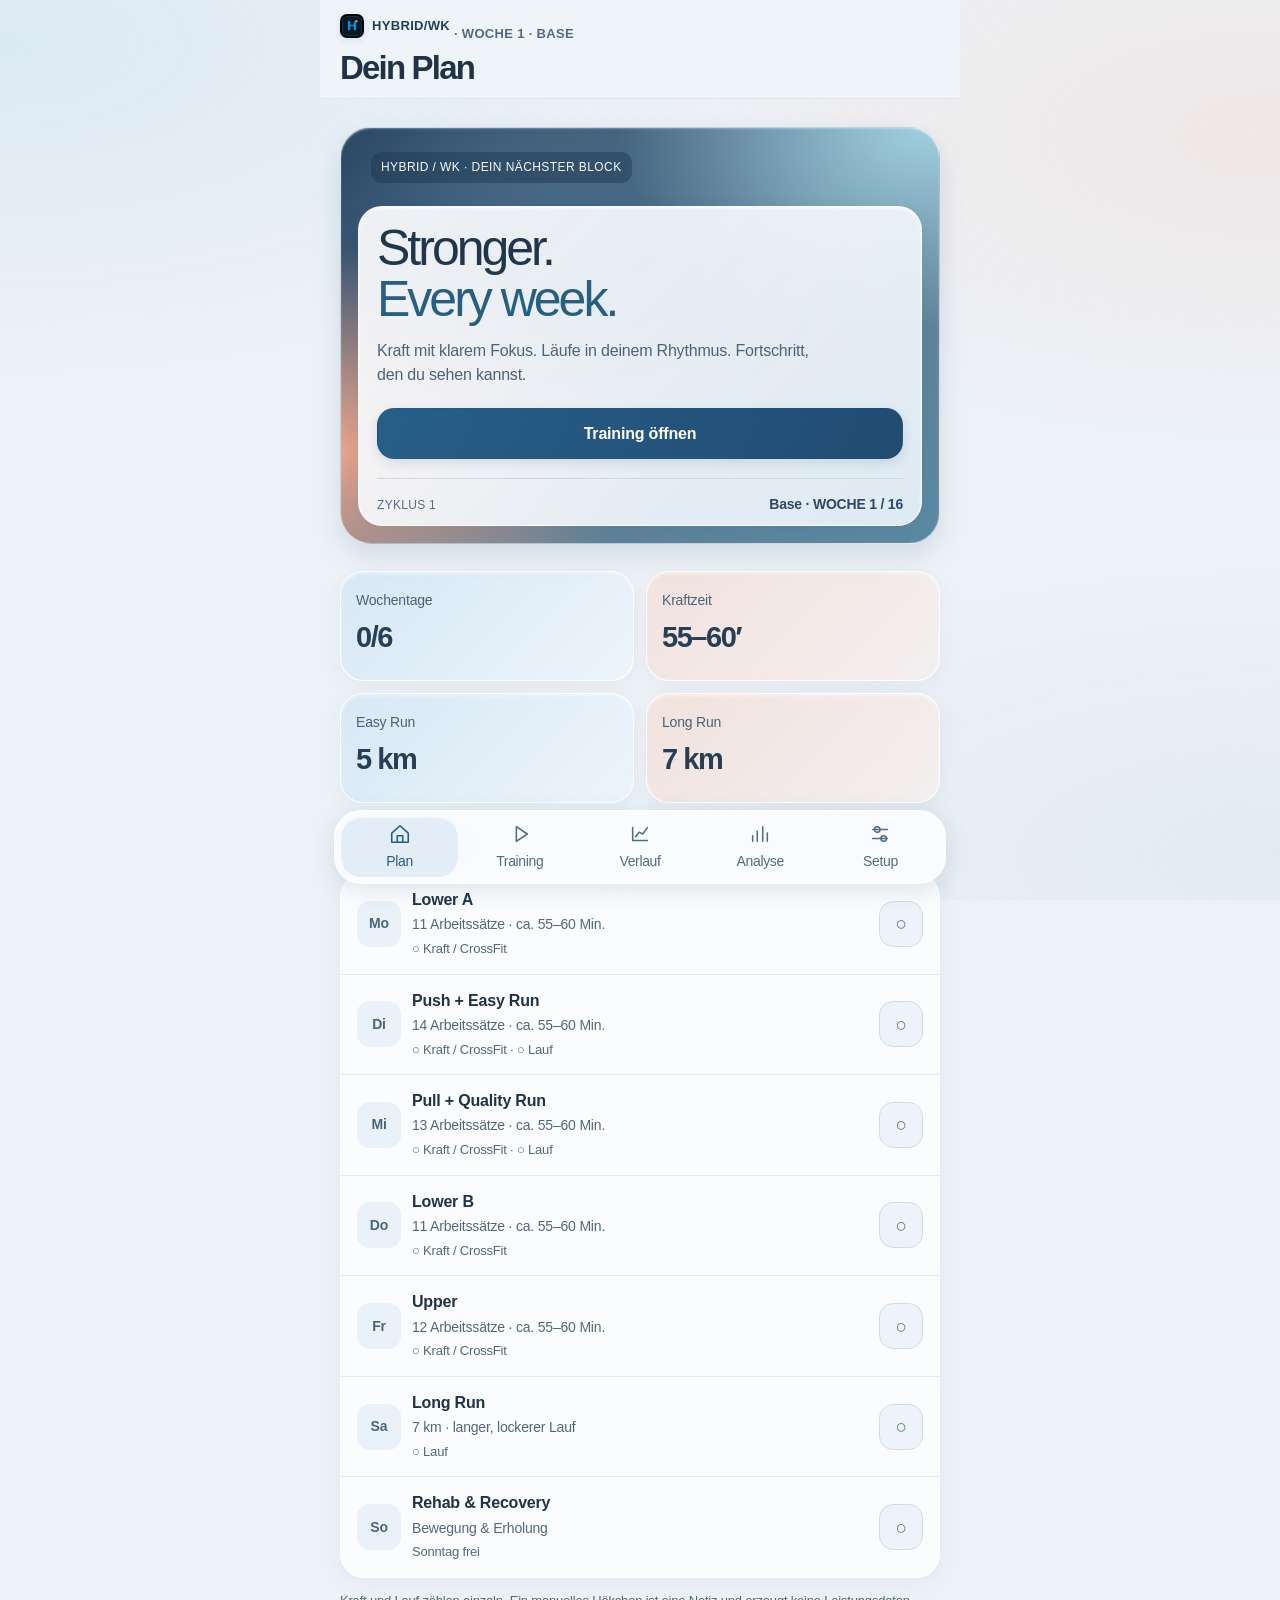
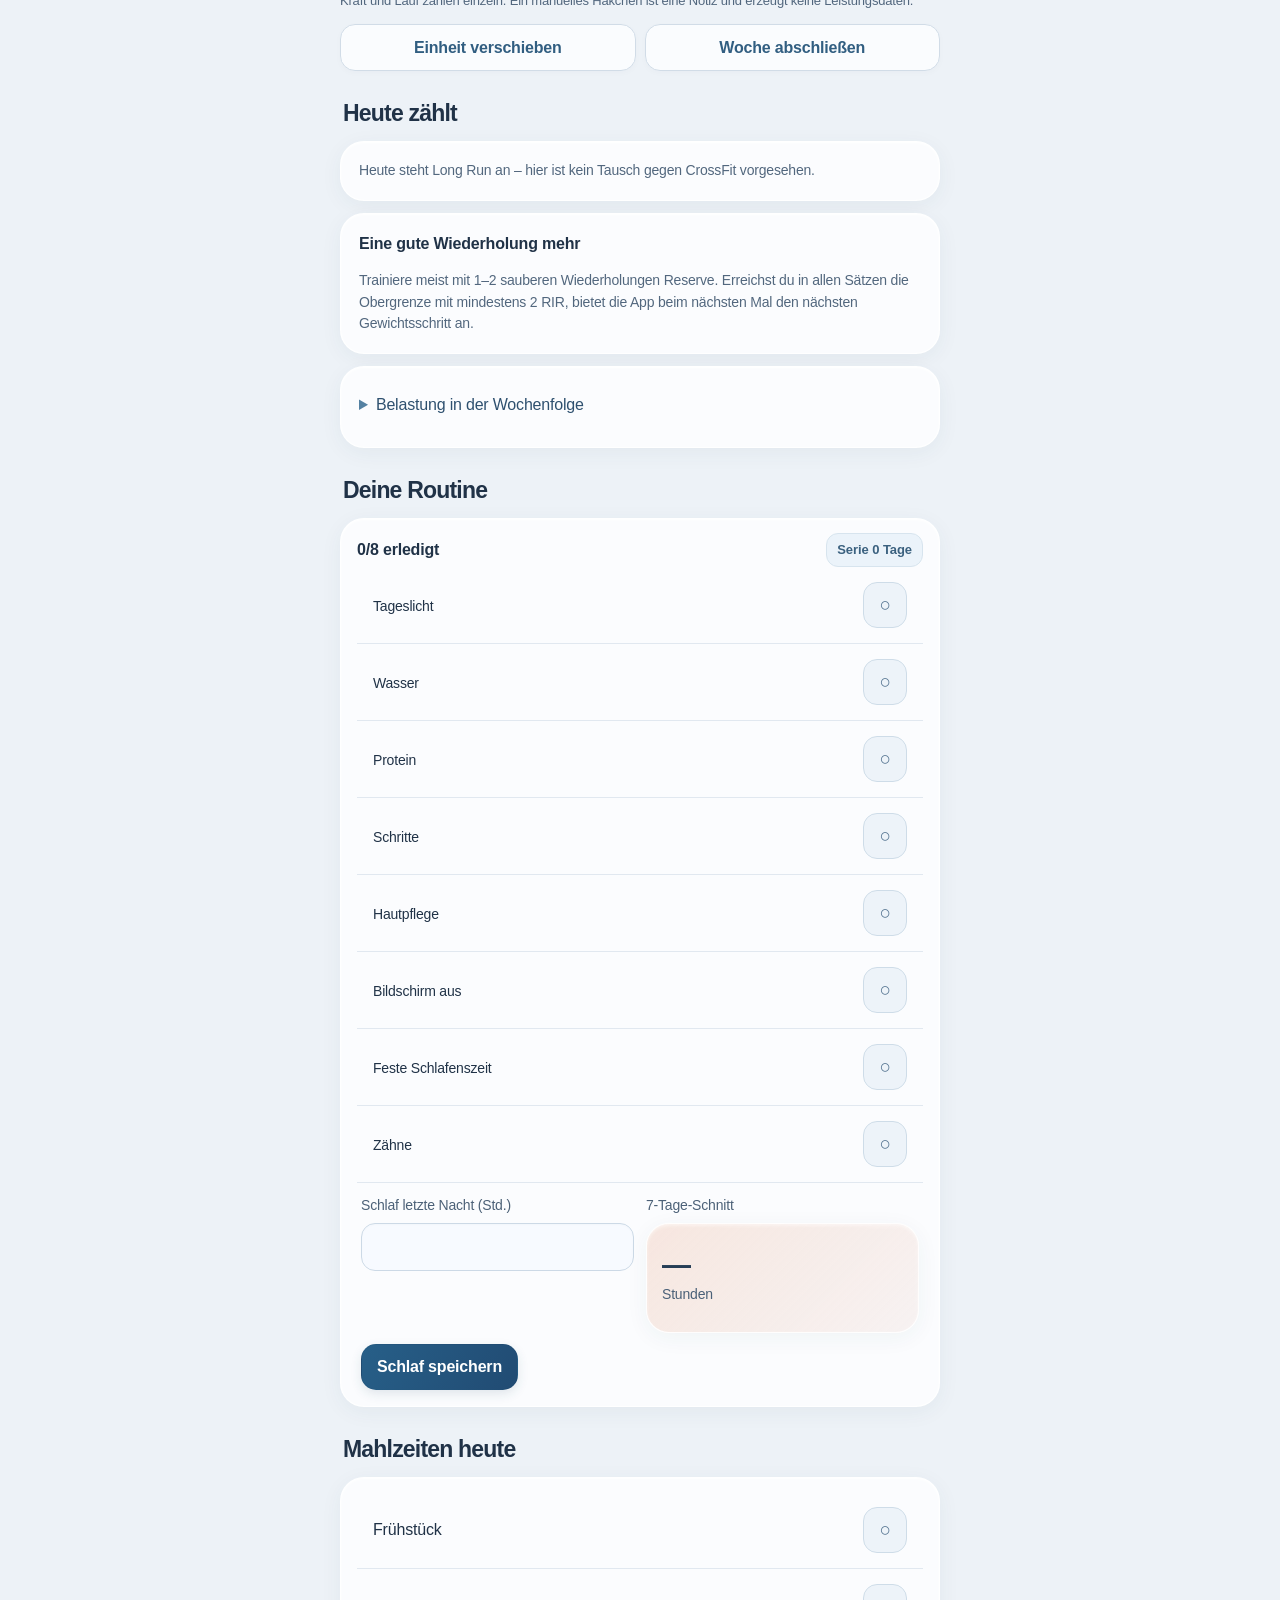
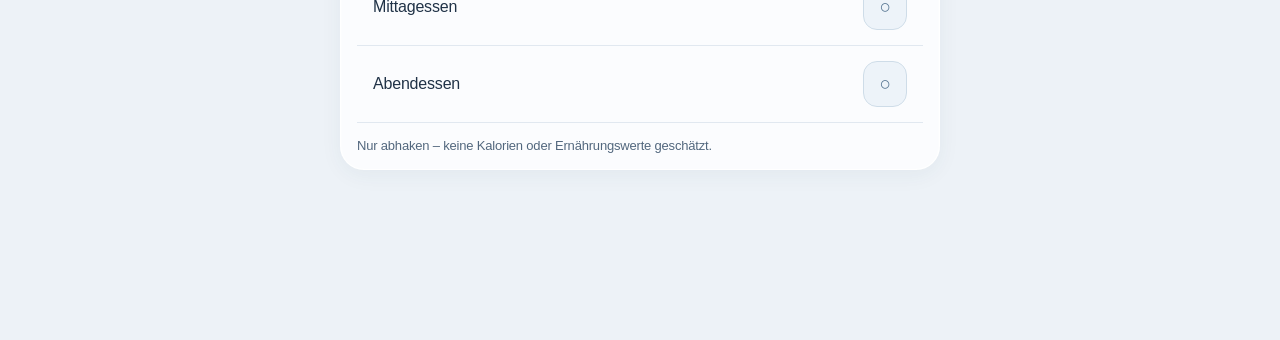
<file: index.html>
<!doctype html>
<html lang="de">
<head>
<meta charset="utf-8">
<meta name="viewport" content="width=device-width, initial-scale=1, viewport-fit=cover">
<meta name="theme-color" content="#edf2f7">
<meta name="apple-mobile-web-app-capable" content="yes">
<meta name="apple-mobile-web-app-status-bar-style" content="default">
<meta name="description" content="Dein Hybridtraining: Kraft, Laufen und CrossFit mit klarer Belastungssteuerung und persönlichem Fortschritt.">
<title>Hybrid/Wk · Dein Training</title>
<link rel="manifest" href="manifest.webmanifest">
<link rel="apple-touch-icon" href="icon-180.png">
<link rel="icon" type="image/png" href="icon-180.png">
<link rel="stylesheet" href="base.css">
<link rel="stylesheet" href="redesign.css">
<script src="data-core.js" defer></script>
<script src="training-core.js" defer></script>
<script src="app.js" defer></script>
</head>
<body>
<div id="storageStatus" class="storage-status" role="alert" hidden></div>
<div id="app" class="app"><main class="content"><p>Dein Trainingsplan wird geladen …</p></main></div>
<noscript>Bitte aktiviere JavaScript, um deinen Trainingsplan zu öffnen.</noscript>
</body>
</html>
</file>
<file: base.css>
:root{color-scheme:dark;--bg:#02070a;--card:#09141d;--raised:#0d1c27;--line:rgba(2,151,222,.22);--text:#f4f7fa;--muted:#aab7c0;--dim:#71818c;--blue:#0297de;--blue-text:#52c3ef;--blue-soft:rgba(2,151,222,.16);--cantaloupe:#fc734d;--ember:var(--cantaloupe);--nav:rgba(2,7,10,.92);--safeB:env(safe-area-inset-bottom,0px);--safeT:env(safe-area-inset-top,0px)}*{box-sizing:border-box}html,body{margin:0;min-height:100%;background:var(--bg);color:var(--text);font-family:-apple-system,BlinkMacSystemFont,"Segoe UI",sans-serif}body{position:relative;isolation:isolate;padding-bottom:calc(28px + var(--safeB));-webkit-tap-highlight-color:transparent}body:before{content:"";position:fixed;inset:0;z-index:-1;pointer-events:none;background:radial-gradient(ellipse 58% 34% at 50% 0%,rgba(2,151,222,.16),transparent 75%),radial-gradient(ellipse 85% 34% at 50% 100%,rgba(252,115,77,.11),transparent 76%)}button,input,select,textarea{font:inherit}button{border:0;color:var(--text);background:var(--raised);border-radius:13px;min-height:44px;padding:0 14px;font-weight:650;cursor:pointer}button:active{opacity:.72}button:focus-visible,input:focus-visible,select:focus-visible{outline:2px solid var(--blue);outline-offset:2px}.primary{background:var(--blue);color:var(--bg)}.outline{background:transparent;border:1px solid var(--line);color:var(--blue-text)}.warn{color:var(--ember)}.good{background:var(--blue);color:var(--bg)}input,select,textarea{width:100%;min-width:0;background:var(--raised);color:var(--text);border:1px solid var(--line);border-radius:11px;padding:11px 12px;min-height:44px}textarea{min-height:75px;resize:vertical}label{display:block;color:var(--muted);font-size:12px;margin:0 0 6px}.app{position:relative;max-width:760px;margin:auto}.top{position:sticky;top:0;z-index:4;padding:calc(13px + var(--safeT)) 20px 13px;background:rgba(2,7,10,.9);backdrop-filter:blur(20px);border-bottom:1px solid transparent;transition:padding .2s}.top.compact{padding-bottom:8px}.eyebrow{color:var(--blue-text);font-size:11px;letter-spacing:1.2px;font-weight:700}.top-brand{display:inline-flex;align-items:center;gap:7px}.top-brand img{width:22px;height:22px;border-radius:6px;vertical-align:middle}.title{font:600 36px/1.08 'Playfair Display',Georgia,serif;letter-spacing:-1.2px;margin-top:4px}.content{padding:10px 16px 28px}.section{margin:15px 0 24px}.section h2{font:500 23px/1.15 'Playfair Display',Georgia,serif;letter-spacing:-.35px;margin:0 4px 10px}.section h3{font-size:17px;margin:0 0 8px}.hero{position:relative;isolation:isolate;overflow:hidden;text-align:center;padding:42px 18px 28px;margin:10px 0 18px;border-radius:24px;border:1px solid rgba(2,151,222,.25);background:linear-gradient(180deg,rgba(5,13,20,.88),rgba(2,7,10,.78));box-shadow:0 18px 60px rgba(0,0,0,.3)}.hero:before{content:"";position:absolute;z-index:-1;inset:0;background:radial-gradient(ellipse at 50% 8%,rgba(2,151,222,.27),transparent 58%),radial-gradient(ellipse at 50% 100%,rgba(252,115,77,.19),transparent 52%)}.hero-kicker{font-size:10px;letter-spacing:2px;text-transform:uppercase;color:var(--blue-text);font-weight:700}.hero-dot{display:inline-block;width:6px;height:6px;border-radius:50%;background:var(--cantaloupe);box-shadow:0 0 12px rgba(252,115,77,.8);margin:0 8px 1px 0}.hero h1{font:500 clamp(38px,9vw,62px)/.98 'Playfair Display',Georgia,serif;letter-spacing:-1.7px;margin:18px 0 12px}.hero h1 em{display:block;color:var(--blue-text);font-style:italic}.hero p{max-width:420px;margin:0 auto;color:var(--muted);font-size:14px;line-height:1.55}.hero-cta{display:inline-flex;align-items:center;gap:10px;margin-top:18px}.hero-state{display:flex;justify-content:center;align-items:center;gap:10px;margin-top:22px;padding-top:15px;border-top:1px solid rgba(2,151,222,.16);font-size:10px;letter-spacing:1.2px;color:var(--muted)}.hero-state b{color:var(--text);letter-spacing:.4px}.card{background:linear-gradient(145deg,rgba(12,26,37,.96),rgba(5,11,16,.97));border:1px solid rgba(2,151,222,.14);box-shadow:0 12px 32px rgba(0,0,0,.18);border-radius:18px;padding:16px;margin:10px 0}.card.tight{padding:12px}.row{display:flex;align-items:center;justify-content:space-between;gap:12px}.row.start{align-items:flex-start}.wrap{flex-wrap:wrap}.muted{color:var(--muted)}.dim{color:var(--dim)}.small{font-size:13px}.tiny{font-size:11px}.big{font:42px/1 Anton,-apple-system,sans-serif;font-variant-numeric:tabular-nums;letter-spacing:.3px}.grid{display:grid;grid-template-columns:repeat(2,minmax(0,1fr));gap:9px}.grid3{display:grid;grid-template-columns:repeat(3,minmax(0,1fr));gap:8px}.metric{background:linear-gradient(135deg,rgba(2,151,222,.12),var(--raised));border:1px solid rgba(2,151,222,.12);border-radius:14px;padding:13px;min-width:0}.metric b{display:block;font:24px/1.1 Anton,-apple-system,sans-serif;font-variant-numeric:tabular-nums;margin-top:5px}.list{background:rgba(5,13,20,.9);border:1px solid rgba(2,151,222,.14);border-radius:17px;overflow:hidden}.listrow{min-height:58px;padding:9px 13px;border-bottom:1px solid var(--line);display:flex;align-items:center;justify-content:space-between;gap:10px}.listrow:last-child{border-bottom:0}.listrow .grow{flex:1;min-width:0}.chev{font-size:22px;color:var(--dim)}.pill{display:inline-flex;align-items:center;padding:5px 9px;border-radius:99px;background:var(--blue-soft);color:var(--blue-text);border:1px solid rgba(2,151,222,.2);font-size:11px;font-weight:650}.ember{color:var(--ember)}.bar{height:7px;background:var(--raised);border-radius:99px;overflow:hidden}.bar>i{display:block;height:100%;width:0;background:var(--blue);border-radius:inherit;transition:width .3s}.tabs{position:relative;z-index:1;margin:14px 0 0;padding:8px 0 0;display:flex;justify-content:space-around;background:transparent;border-top:1px solid var(--line)}.tab{background:transparent;color:var(--muted);padding:3px 2px;min-height:49px;font-size:10px;flex:1;border-radius:8px}.tab.active{color:var(--blue-text)}.tab .ico{display:block;font-size:21px;line-height:23px}.actions{display:flex;gap:8px;flex-wrap:wrap;margin-top:10px}.actions button{flex:1}.formgrid{display:grid;grid-template-columns:repeat(2,minmax(0,1fr));gap:10px}.dayhead{display:flex;justify-content:space-between;align-items:center;margin-bottom:8px}.exercise{padding:13px 0;border-bottom:1px solid var(--line)}.exercise:last-child{border-bottom:0}.sets{display:grid;grid-template-columns:minmax(48px,1fr) minmax(45px,.8fr) 30px 42px;gap:6px;margin-top:9px;align-items:center}.sets input{padding:7px;font-size:14px;min-height:40px}.check{width:42px;min-height:42px;padding:0;border-radius:50%;font-size:17px}.check.done{background:var(--blue);color:var(--bg)}.seg{display:flex;background:var(--raised);border-radius:11px;padding:3px;gap:3px}.seg button{flex:1;min-height:36px;padding:0 7px;background:transparent;color:var(--muted);font-size:12px}.seg button.selected{background:var(--blue);color:var(--bg)}.bottom{position:fixed;inset:auto 0 0;z-index:9;background:rgba(2,7,10,.82);display:flex;align-items:flex-end}.sheet{background:var(--card);width:100%;max-width:760px;margin:auto;max-height:91vh;overflow:auto;border-radius:23px 23px 0 0;padding:10px 18px calc(23px + var(--safeB));animation:rise .25s cubic-bezier(.2,.8,.2,1)}.grab{width:38px;height:5px;background:var(--dim);border-radius:9px;margin:0 auto 16px}.sheet-title{font-size:23px;font-weight:750;margin:0 0 12px}.hidden{display:none!important}.chart{display:flex;align-items:flex-end;gap:6px;height:105px;padding:10px 2px 0}.chart .col{flex:1;display:flex;flex-direction:column;align-items:center;justify-content:flex-end;height:100%;gap:5px}.chart i{display:block;width:70%;min-height:3px;background:var(--blue);border-radius:5px 5px 2px 2px}.chart span{font-size:9px;color:var(--muted)}.summary{border-left:2px solid var(--ember);padding-left:12px}.session-head{position:sticky;top:70px;background:rgba(2,7,10,.96);backdrop-filter:blur(16px);z-index:2;padding:8px 0}.chip{border:1px solid var(--line);background:var(--raised);min-height:39px;min-width:43px;padding:0 10px;border-radius:99px}.chip.selected{background:var(--blue);color:var(--bg);border-color:var(--blue)}.subtle{background:transparent;color:var(--muted);padding:0 6px}.meter{font:28px Anton, sans-serif;font-variant-numeric:tabular-nums}@keyframes rise{from{transform:translateY(100%)}to{transform:translateY(0)}}@media(min-width:650px){.app{max-width:1120px}.top{padding-left:32px;padding-right:32px}.content{padding:22px 32px 40px}.grid{grid-template-columns:repeat(4,minmax(0,1fr))}.hero{max-width:960px;margin:22px auto 24px;padding:58px 28px 36px}.tabs{position:relative;inset:auto;width:min(100%,660px);margin:18px auto 0;padding:5px;background:rgba(2,7,10,.72);border:1px solid var(--line);border-radius:99px}.tab{font-size:11px;min-height:42px}.sheet{border-radius:23px 23px 0 0}}@media(prefers-reduced-motion:reduce){*,*::before,*::after{animation-duration:.01ms!important;scroll-behavior:auto!important;transition-duration:.01ms!important}}
.mode{display:grid;grid-template-columns:1fr 1fr;gap:8px;margin-top:12px}.mode-opt{display:flex;flex-direction:column;align-items:flex-start;justify-content:center;gap:4px;min-height:72px;padding:12px 14px;text-align:left;background:var(--raised);border:1px solid var(--line);border-radius:16px;color:var(--text)}.mode-opt b{font:500 22px/1.05 'Playfair Display',Georgia,serif;letter-spacing:-.2px}.mode-opt span{font-size:12px;line-height:1.3;color:var(--muted);font-weight:550}.mode-opt.selected{background:var(--blue);border-color:var(--blue);color:var(--bg)}.mode-opt.cf.selected{background:var(--cantaloupe);border-color:var(--cantaloupe)}.mode-opt.selected span{color:rgba(2,7,10,.74)}.mode-opt:not(.selected):hover{border-color:rgba(2,151,222,.45)}.mode-opt.cf:not(.selected):hover{border-color:rgba(252,115,77,.5)}
.pill.tag-cf{background:rgba(252,115,77,.13);color:var(--cantaloupe);border-color:rgba(252,115,77,.32)}.fin-card,.cf-head{border-color:rgba(252,115,77,.22);background:radial-gradient(120% 90% at 100% 0%,rgba(252,115,77,.10),transparent 60%),linear-gradient(145deg,rgba(12,26,37,.96),rgba(5,11,16,.97))}.wod-name{font:500 24px/1.15 'Playfair Display',Georgia,serif;margin:10px 0 4px}.moves{margin:8px 0 10px;padding-left:22px;line-height:1.55}.moves li::marker{color:var(--cantaloupe);font-weight:700}.done-line{margin-top:10px;color:var(--blue-text);font-weight:700}
.steps{padding-top:6px;padding-bottom:6px}.step{display:grid;grid-template-columns:30px 1fr;gap:10px;padding:12px 0;border-top:1px solid var(--line)}.step:first-child{border-top:0}.step>i{font:22px/1 Anton,sans-serif;font-style:normal;color:var(--cantaloupe);padding-top:2px}
.clock-card{text-align:center;padding:22px 16px 18px}.clock{font:clamp(88px,27vw,156px)/1 Anton,-apple-system,sans-serif;font-variant-numeric:tabular-nums;letter-spacing:1px;margin:12px 0 8px;color:var(--text)}.clock.lead{color:var(--cantaloupe)}.clock-card.cf .clock:not(.lead){color:#fff}.wod-sub{font-weight:700;font-size:17px;color:var(--blue-text)}.station{margin-top:10px;min-height:28px;font:500 23px/1.2 'Playfair Display',Georgia,serif}.round-btn{width:100%;min-height:78px;font-size:22px;border-radius:18px;margin-top:4px}.center{text-align:center}.span2{grid-column:span 2}.rpe-row{display:flex;flex-wrap:wrap;gap:6px;margin-top:6px}.wod-top .pill{white-space:nowrap;flex:none}.check-line{display:flex;align-items:center;gap:8px;color:var(--text);font-size:14px}.check-line input{width:20px;height:20px;accent-color:var(--cantaloupe)}button:disabled{opacity:.4;cursor:not-allowed}
.flash{animation:wodflash .7s ease-out}@keyframes wodflash{from{box-shadow:0 0 0 3px var(--cantaloupe),0 0 46px rgba(252,115,77,.5)}to{box-shadow:0 12px 32px rgba(0,0,0,.18)}}
</file>
<file: redesign.css>
/* Hybrid/Wk — a calm glass interface for strength, running and conditioning.
   This layer follows the original styles and preserves all existing controls. */

:root {
  color-scheme: light;
  --bg: #edf2f7;
  --card: #ffffff;
  --raised: #f0f4f9;
  --text: #203247;
  --muted: #52677e;
  --dim: #60758a;
  --line: rgba(51, 83, 117, .14);
  --blue: #246c99;
  --blue-text: #245e87;
  --blue-soft: #e3eff8;
  --cantaloupe: #ae4d35;
  --ember: #a54a36;
  --nav: rgba(250, 252, 255, .94);
  --accent-blue: #0297de;
  --accent-coral: #fc734d;
  /* Define these here: positioning must not depend on the legacy theme. */
  --safeT: 0px;
  --safeB: 0px;
  --hw-font: -apple-system, BlinkMacSystemFont, "SF Pro Display", "Segoe UI", sans-serif;
  --hw-shadow: 0 5px 22px rgba(35, 65, 99, .055);
  --hw-shadow-lg: 0 16px 42px rgba(26, 53, 84, .16);
}

@supports (padding-top: env(safe-area-inset-top, 0px)) {
  :root {
    --safeT: env(safe-area-inset-top, 0px);
    --safeB: env(safe-area-inset-bottom, 0px);
  }
}

html {
  scroll-padding-top: 108px;
  scroll-padding-bottom: 115px;
  background: var(--bg);
}

body {
  color: var(--text);
  background: var(--bg);
  font-family: var(--hw-font);
  font-size: 16px;
  line-height: 1.5;
  letter-spacing: -.012em;
  padding-bottom: calc(110px + var(--safeB, 0px));
  -webkit-font-smoothing: antialiased;
  text-rendering: optimizeLegibility;
}

body::before {
  background:
    radial-gradient(ellipse 75% 48% at 0% 5%, rgba(146, 201, 232, .19), transparent 76%),
    radial-gradient(ellipse 70% 44% at 100% 15%, rgba(250, 180, 149, .16), transparent 77%),
    radial-gradient(ellipse 72% 42% at 100% 95%, rgba(183, 207, 227, .2), transparent 75%);
}

button, input, select, textarea {
  font-family: var(--hw-font);
  font-size: 16px;
}

button {
  min-height: 46px;
  padding: 11px 15px;
  border: 1px solid transparent;
  border-radius: 15px;
  background: var(--raised);
  color: var(--text);
  font-weight: 600;
  line-height: 1.35;
  letter-spacing: -.012em;
  touch-action: manipulation;
  transition: background-color .16s ease, border-color .16s ease, box-shadow .16s ease;
}

button:active {
  opacity: .83;
}

button:disabled {
  opacity: .55;
  cursor: default;
}

button:focus-visible, input:focus-visible, select:focus-visible,
textarea:focus-visible, summary:focus-visible, a:focus-visible {
  outline: 2px solid #21658d;
  outline-offset: 3px;
}

.primary, .good {
  background: linear-gradient(120deg, #275f88, #214b73);
  color: #fff;
  border-color: rgba(30, 67, 102, .12);
  box-shadow: 0 4px 11px rgba(29, 68, 107, .13);
}

.outline {
  border: 1px solid #d1dce7;
  background: rgba(253, 254, 255, .83);
  color: #315e81;
  box-shadow: 0 2px 6px rgba(30, 58, 85, .025);
}

.warn {
  color: #933e30;
  background: #faeee9;
  border-color: #eccdc1;
}

button.subtle, .subtle {
  color: var(--muted);
  background: transparent;
  box-shadow: none;
}

input, select, textarea {
  min-height: 48px;
  border: 1px solid #ccd9e6;
  border-radius: 14px;
  padding: 11px 13px;
  color: var(--text);
  background: #f7faff;
  font-size: 16px;
  line-height: 1.4;
  box-shadow: inset 0 1px 2px rgba(37, 66, 98, .025);
}

input::placeholder, textarea::placeholder {
  color: #677c90;
  opacity: 1;
}

input[type="checkbox"] {
  width: 20px;
  height: 20px;
  min-height: 20px;
  margin: 0 7px 0 0;
  vertical-align: middle;
  accent-color: var(--blue);
}

input[type="file"] {
  font-size: 14px;
}

select {
  appearance: none;
  -webkit-appearance: none;
  padding-right: 38px;
  background-image:
    linear-gradient(45deg, transparent 50%, #56718c 50%),
    linear-gradient(135deg, #56718c 50%, transparent 50%);
  background-position: calc(100% - 19px) 50%, calc(100% - 14px) 50%;
  background-size: 5px 5px, 5px 5px;
  background-repeat: no-repeat;
}

textarea {
  min-height: 112px;
  line-height: 1.55;
}

label {
  font-size: 14px;
  color: #4c6178;
  font-weight: 500;
  line-height: 1.45;
  margin-bottom: 7px;
}

[hidden], .hidden {
  display: none !important;
}

a {
  color: #245f89;
  text-underline-offset: .16em;
}

/* A narrow, consistent workspace also feels natural on desktop. */
.app {
  width: 100%;
  max-width: 640px;
  margin: 0 auto;
}

.top {
  position: sticky;
  top: 0;
  z-index: 5;
  padding: calc(14px + var(--safeT, 0px)) 20px 12px;
  border-bottom: 1px solid rgba(80, 111, 141, .1);
  background: rgba(239, 244, 249, .97);
  /* A filtered ancestor would capture the fixed bottom navigation on iOS. */
  transform: none;
  filter: none;
  perspective: none;
  contain: none;
  will-change: auto;
  backdrop-filter: none;
  -webkit-backdrop-filter: none;
  transition: border-color .18s ease, box-shadow .18s ease;
}

.top.compact {
  padding-bottom: 12px;
  border-bottom-color: #d8e2ec;
  box-shadow: 0 4px 13px rgba(45, 72, 102, .045);
}

.eyebrow {
  color: #536b82;
  font-size: 13px;
  font-weight: 600;
  letter-spacing: .025em;
  line-height: 1.5;
}

.top-brand {
  display: inline-flex;
  gap: 8px;
  align-items: center;
  color: #233e58;
  font-weight: 750;
  letter-spacing: .025em;
}

.top-brand img {
  width: 24px;
  height: 24px;
  border-radius: 7px;
  box-shadow: 0 2px 7px rgba(25, 54, 81, .1);
}

.title {
  margin-top: 6px;
  font-family: var(--hw-font);
  font-size: 33px;
  font-weight: 550;
  line-height: 1.1;
  letter-spacing: -.055em;
}

.content {
  padding: 14px 20px 24px;
}

.section {
  margin: 18px 0 28px;
}

.section h2 {
  font-family: var(--hw-font);
  font-size: 23px;
  font-weight: 600;
  letter-spacing: -.035em;
  line-height: 1.25;
  margin: 0 3px 13px;
}

.section h3 {
  font-size: 18px;
  font-weight: 600;
  line-height: 1.3;
  margin-bottom: 10px;
}

p {
  line-height: 1.6;
}

.small {
  font-size: 14px;
  line-height: 1.55;
}

.tiny {
  font-size: 13px;
  line-height: 1.5;
}

.muted { color: var(--muted); }
.dim { color: var(--dim); }
.ember { color: var(--ember); }

/* The opening card uses a real glass-like surface over blue/coral light. */
.hero {
  position: relative;
  isolation: isolate;
  overflow: hidden;
  text-align: left;
  max-width: none;
  margin: 9px 0 25px;
  padding: 22px 30px 26px;
  border-radius: 31px;
  border: 1px solid rgba(255, 255, 255, .62);
  background:
    radial-gradient(ellipse 85% 80% at 98% 0%, #9fcfe0 0%, transparent 61%),
    radial-gradient(ellipse 68% 68% at 0% 78%, #e7a38c 0%, transparent 72%),
    radial-gradient(ellipse 75% 72% at 38% 18%, #476984 0%, transparent 75%),
    linear-gradient(145deg, #233d5d 5%, #617d92 49%, #5b8aa5 100%);
  box-shadow: 0 12px 27px rgba(32, 67, 103, .13), inset 0 1px 2px rgba(255, 255, 255, .3);
}

.hero::before {
  content: "";
  position: absolute;
  z-index: -1;
  inset: 75px 15px 15px;
  border: 1px solid rgba(255, 255, 255, .74);
  border-radius: 24px;
  background: linear-gradient(135deg, rgba(250, 250, 252, .94), rgba(238, 246, 252, .89));
  box-shadow: inset 0 2px 3px rgba(255, 255, 255, .7), 0 7px 20px rgba(34, 62, 87, .08);
  backdrop-filter: blur(20px);
  -webkit-backdrop-filter: blur(20px);
}

.hero-kicker {
  display: inline-block;
  max-width: 100%;
  margin-left: -6px;
  padding: 7px 10px;
  border-radius: 11px;
  background: rgba(28, 55, 79, .45);
  color: #f5faff;
  font-size: 12px;
  line-height: 1.4;
  letter-spacing: .035em;
  font-weight: 500;
  text-transform: none;
}

.hero-dot { display: none; }

.hero h1 {
  margin: 39px 0 13px;
  font-family: var(--hw-font);
  font-size: clamp(37px, 8vw, 51px);
  font-weight: 500;
  line-height: 1.03;
  letter-spacing: -.06em;
  color: #20364c;
}

.hero h1 em {
  display: block;
  color: #275f83;
  font-style: normal;
  font-weight: 500;
}

.hero p {
  max-width: 440px;
  margin: 0;
  color: #4d6379;
  font-size: 16px;
  line-height: 1.55;
}

.hero-cta {
  display: flex;
  justify-content: center;
  width: 100%;
  min-height: 51px;
  margin-top: 20px;
  padding: 13px 16px;
  border-radius: 17px;
  font-size: 16px;
}

.hero-cta [aria-hidden="true"] { display: none; }

.hero-state {
  display: flex;
  flex-wrap: wrap;
  justify-content: space-between;
  align-items: center;
  gap: 4px 12px;
  margin-top: 19px;
  padding-top: 15px;
  border-top: 1px solid #cad9e5;
  color: #556d82;
  font-size: 12px;
  letter-spacing: .025em;
  line-height: 1.5;
}

.hero-state b {
  color: #2e4964;
  font-size: 14px;
  font-weight: 600;
  letter-spacing: -.015em;
}

/* All screens share the same surfaces and density. */
.card, .list {
  border: 1px solid rgba(255, 255, 255, .9);
  background: rgba(255, 255, 255, .79);
  box-shadow: var(--hw-shadow), inset 0 1px 1px rgba(255, 255, 255, .8);
  border-radius: 24px;
}

.card {
  padding: 18px;
  margin: 12px 0;
  overflow-wrap: break-word;
}

.card.tight { padding: 14px 16px; }

.card > p:first-child { margin-top: 0; }
.card > p:last-child { margin-bottom: 0; }

.row {
  min-width: 0;
  gap: 12px;
}

.row > div { min-width: 0; }
.card > .row > div:first-child { flex: 1; }
.card > .row > button { flex-shrink: 0; }
.row.wrap { row-gap: 10px; }

.grid {
  grid-template-columns: repeat(2, minmax(0, 1fr));
  gap: 12px;
}

.grid3 {
  grid-template-columns: repeat(3, minmax(0, 1fr));
  gap: 10px;
}

.metric {
  min-height: 110px;
  padding: 16px 15px;
  border: 1px solid rgba(255, 255, 255, .91);
  border-radius: 23px;
  background: linear-gradient(135deg, rgba(211, 231, 245, .86), rgba(236, 244, 251, .79));
  box-shadow: var(--hw-shadow), inset 0 2px 3px rgba(255, 255, 255, .45);
  overflow-wrap: break-word;
}

.metric:nth-child(2n) {
  background: linear-gradient(135deg, rgba(244, 218, 207, .66), rgba(245, 239, 239, .82));
}

.metric > .muted {
  font-size: 14px;
  color: #4b6178;
  line-height: 1.45;
}

.metric b {
  margin-top: 9px;
  font-family: var(--hw-font);
  font-size: 29px;
  font-weight: 550;
  line-height: 1.15;
  letter-spacing: -.05em;
  color: #263e56;
  font-variant-numeric: tabular-nums;
  overflow-wrap: anywhere;
}

.metric .tiny {
  display: block;
  margin-top: 6px;
  font-size: 13px;
}

.metric[data-math] { cursor: pointer; }

.grid3 .metric {
  min-height: 98px;
  padding: 12px 10px;
  border-radius: 16px;
}

.grid3 .metric b {
  font-size: 22px;
  line-height: 1.25;
}

.big {
  font-family: var(--hw-font);
  font-size: 39px;
  font-weight: 550;
  line-height: 1.1;
  letter-spacing: -.045em;
}

.meter {
  font-family: var(--hw-font);
  font-size: 27px;
  font-weight: 550;
  line-height: 1.2;
  letter-spacing: -.04em;
}

.list {
  overflow: hidden;
}

.listrow {
  min-height: 74px;
  padding: 15px 16px;
  gap: 11px;
  border-bottom: 1px solid #e1e8f0;
  line-height: 1.45;
}

.listrow:last-child { border-bottom: 0; }

.listrow .grow {
  min-width: 0;
  overflow-wrap: anywhere;
}

.listrow .grow > b {
  display: block;
  font-weight: 600;
  line-height: 1.4;
}

.listrow .small, .listrow .tiny { margin-top: 3px; }
.listrow > button, .listrow > .check { flex-shrink: 0; }

.listrow > .subtle {
  min-width: 44px;
  min-height: 46px;
  padding: 9px 6px;
  border-radius: 13px;
  background: #eaf1f8;
  color: #476781;
  font-size: 14px;
  font-weight: 650;
}

button.listrow {
  width: 100%;
  color: var(--text);
  font-weight: 500;
  box-shadow: none;
}

.listrow > .outline {
  font-size: 14px;
  padding: 10px 12px;
}

.chev { color: #6e8499; }

.pill {
  display: inline-flex;
  align-items: center;
  max-width: 100%;
  padding: 7px 10px;
  border: 1px solid #d7e4ee;
  border-radius: 12px;
  background: #ebf3fa;
  color: #3b617f;
  font-size: 13px;
  font-weight: 550;
  line-height: 1.4;
  letter-spacing: -.005em;
}

.pill.tag-cf {
  border-color: #e9cbbf;
  background: #f9ebe4;
  color: #93472f;
}

.bar {
  height: 7px;
  border-radius: 99px;
  background: #dde8f1;
}

.bar > i {
  background: linear-gradient(90deg, #356f99, #54a5c8);
}

.summary {
  border-left: 3px solid #d58c70;
  padding-left: 16px;
  color: #354f67;
  line-height: 1.6;
}

.actions {
  gap: 9px;
  margin-top: 14px;
  align-items: stretch;
}

.actions button {
  flex: 1 1 130px;
  min-height: 47px;
  overflow-wrap: normal;
}

.formgrid {
  grid-template-columns: repeat(2, minmax(0, 1fr));
  gap: 16px 12px;
}

.formgrid > div { min-width: 0; }
.formgrid label { min-height: 21px; }

.dayhead { gap: 12px; }

.exercise {
  padding: 16px 0;
  border-bottom-color: #dce5ef;
}

/* Strength/CrossFit selection is prominent without dominating the plan. */
.mode-card {
  padding: 19px;
  background: rgba(255, 255, 255, .77);
}

.mode-card > b {
  display: block;
  margin-bottom: 5px;
  font-size: 18px;
  font-weight: 600;
  letter-spacing: -.025em;
}

.mode {
  gap: 10px;
  margin-top: 16px;
}

.mode-opt {
  min-height: 105px;
  padding: 14px 13px;
  gap: 7px;
  border: 1px solid #d3e0ec;
  border-radius: 20px;
  background: #f3f7fc;
  box-shadow: inset 0 1px 1px rgba(255, 255, 255, .9);
}

.mode-opt b {
  font-family: var(--hw-font);
  font-size: 24px;
  line-height: 1.05;
  font-weight: 550;
  letter-spacing: -.035em;
}

.mode-opt span {
  color: #506b83;
  font-size: 14px;
  line-height: 1.4;
  font-weight: 450;
}

.mode-opt.selected {
  border-color: #74a6c7;
  background: linear-gradient(130deg, #d8ebf8, #e8f2fa);
  color: #1e5277;
  box-shadow: inset 0 0 0 1px rgba(83, 142, 182, .22), 0 4px 10px rgba(40, 97, 138, .06);
}

.mode-opt.cf.selected {
  border-color: #cc9a87;
  background: linear-gradient(135deg, #f7e1d6, #faeee8);
  color: #80412e;
  box-shadow: inset 0 0 0 1px rgba(190, 125, 99, .17), 0 4px 10px rgba(136, 81, 55, .045);
}

.mode-opt.selected span { color: #395f7c; }
.mode-opt.cf.selected span { color: #855744; }
.mode-opt:disabled { opacity: .76; }

.fin-card, .cf-head {
  border-color: #ead6ca;
  background:
    radial-gradient(ellipse at 100% 0%, rgba(248, 197, 170, .2), transparent 65%),
    rgba(255, 252, 249, .87);
}

.wod-name, .section h3.wod-name {
  font-family: var(--hw-font);
  font-size: 25px;
  font-weight: 550;
  line-height: 1.2;
  letter-spacing: -.035em;
  margin: 12px 0 8px;
}

.moves {
  margin: 14px 0;
  padding-left: 23px;
  font-size: 16px;
  line-height: 1.7;
}

.moves li { padding-left: 3px; }
.moves li::marker { color: #a95e43; }

.done-line {
  margin-top: 14px;
  color: #2b6685;
  font-size: 15px;
  font-weight: 600;
}

.steps { padding-top: 6px; padding-bottom: 6px; }

.step {
  grid-template-columns: 27px minmax(0, 1fr);
  gap: 10px;
  padding: 16px 0;
  border-top-color: #e1e7ed;
}

.step > i {
  font-family: var(--hw-font);
  font-size: 21px;
  font-weight: 550;
  color: #b36c4e;
}

/* In-session fields stay large enough for a quick one-handed entry. */
.session-head {
  position: sticky;
  top: calc(90px + var(--safeT, 0px));
  z-index: 3;
  margin: 12px -2px 10px;
  padding: 11px 2px 12px;
  border-bottom: 1px solid rgba(208, 222, 234, .8);
  background: rgba(237, 243, 249, .94);
  backdrop-filter: blur(16px);
  -webkit-backdrop-filter: blur(16px);
}

.session-head .bar { margin-top: 9px; }
.session-head .meter { font-size: 24px; }
.session-head b { line-height: 1.35; }

.sets {
  grid-template-columns: minmax(66px, 1fr) minmax(66px, 1fr) 24px 44px;
  gap: 8px;
  margin-top: 12px;
}

.sets input {
  min-height: 50px;
  font-size: 18px;
  text-align: center;
  padding: 10px 6px;
  border-radius: 13px;
  font-variant-numeric: tabular-nums;
}

.sets > .small {
  font-size: 14px;
  text-align: center;
  color: #596f85;
}

.check {
  width: 44px;
  min-width: 44px;
  height: 46px;
  min-height: 46px;
  padding: 0;
  border: 1px solid #cedce8;
  border-radius: 14px;
  background: #edf3f9;
  color: #557491;
  font-size: 19px;
  line-height: 1;
}

.check.done {
  color: #fff;
  border-color: #38769d;
  background: #38769d;
  box-shadow: inset 0 1px 1px rgba(255, 255, 255, .2);
}

.seg {
  border: 1px solid #d8e3ed;
  padding: 4px;
  gap: 5px;
  border-radius: 16px;
  background: #e9f0f7;
}

.seg button {
  min-height: 44px;
  padding: 8px 10px;
  border-radius: 12px;
  color: #526b82;
  font-size: 14px;
}

.seg button.selected {
  color: #224e71;
  background: #fff;
  box-shadow: 0 2px 5px rgba(35, 66, 97, .1);
}

.chip {
  min-width: 44px;
  min-height: 44px;
  padding: 8px 11px;
  border: 1px solid #d4dfe9;
  border-radius: 13px;
  background: #f5f9fd;
  color: #526b82;
  font-size: 15px;
}

.chip.selected {
  color: #fff;
  border-color: #2b698f;
  background: #2b698f;
}

.card > .row:has([data-rpe]) {
  align-items: flex-start;
  flex-direction: column;
  gap: 9px;
}

.card .row:has(> [data-rpe]) {
  width: 100%;
  gap: 6px;
  flex-wrap: wrap;
}

[data-rpe] { flex: 1; }

.section > .row:has([data-session-exit]),
.section > .row:has([data-tri-exit]) {
  display: grid;
  grid-template-columns: auto minmax(0, 1fr) auto;
  gap: 10px;
  align-items: center;
}

.section > .row:has([data-session-exit]) > .small,
.section > .row:has([data-tri-exit]) > .small {
  text-align: center;
  overflow-wrap: anywhere;
}

/* WOD timer: high contrast, stable numbers, and room for the station name. */
.clock-card {
  margin-top: 18px;
  padding: 26px 17px 24px;
  border-radius: 28px;
  background:
    radial-gradient(ellipse at 5% 0%, rgba(147, 200, 231, .22), transparent 65%),
    rgba(255, 255, 255, .88);
}

.clock-card.cf {
  border-color: #e4cfc3;
  background:
    radial-gradient(ellipse at 100% 0%, rgba(248, 181, 148, .2), transparent 65%),
    rgba(255, 253, 251, .9);
}

.clock, .clock-card.cf .clock:not(.lead) {
  color: #263f58;
  font-family: var(--hw-font);
  font-size: clamp(74px, 22vw, 118px);
  font-weight: 500;
  line-height: 1.05;
  font-variant-numeric: tabular-nums;
  letter-spacing: -.07em;
  margin: 18px 0 12px;
}

.clock.lead { color: #ab5539; }

.wod-sub {
  color: #356789;
  font-size: 18px;
  line-height: 1.4;
  font-weight: 600;
}

.station {
  min-height: 32px;
  margin-top: 13px;
  color: #314d68;
  font-family: var(--hw-font);
  font-size: 23px;
  font-weight: 500;
  line-height: 1.3;
  letter-spacing: -.025em;
  overflow-wrap: anywhere;
}

.round-btn {
  min-height: 68px;
  font-size: 20px;
  border-radius: 21px;
  margin-top: 8px;
}

.rpe-row { gap: 7px; margin-top: 10px; }
.rpe-row .chip { flex: 1 0 44px; }
.wod-top { gap: 8px; }
.wod-top .pill { font-size: 13px; }

.check-line {
  min-height: 44px;
  padding: 8px 0;
  font-size: 15px;
  line-height: 1.5;
  gap: 9px;
}

.check-line input { flex-shrink: 0; }

/* Analysis and recovery use the same accessible sizes as training. */
.chart {
  height: 145px;
  padding-top: 14px;
  gap: 6px;
  border-bottom: 1px solid #d7e3ed;
}

.chart .col {
  min-width: 0;
  gap: 7px;
}

.chart i {
  width: 66%;
  max-width: 40px;
  border-radius: 7px 7px 3px 3px;
  background: linear-gradient(0deg, #367ba5, #8ebed8);
}

.chart span {
  font-size: 12px;
  color: #506880;
  letter-spacing: -.035em;
  line-height: 1.2;
}

summary {
  min-height: 44px;
  padding: 8px 0;
  font-size: 16px;
  color: #2e506f;
  cursor: pointer;
}

summary::marker { color: #5481a2; }

details[open] > summary { margin-bottom: 5px; }

/* Navigation remains reachable without occupying the training header. */
.tabs {
  position: fixed;
  z-index: 8;
  top: auto;
  right: auto;
  bottom: calc(16px + var(--safeB, 0px));
  left: 50%;
  transform: translateX(-50%);
  width: calc(100% - 28px);
  max-width: 612px;
  margin: 0;
  padding: 6px;
  display: flex;
  justify-content: space-around;
  gap: 3px;
  border: 1px solid rgba(255, 255, 255, .88);
  border-radius: 27px;
  background: var(--nav);
  box-shadow: 0 6px 25px rgba(34, 60, 93, .13), inset 0 1px 2px #fff;
  backdrop-filter: blur(20px);
  -webkit-backdrop-filter: blur(20px);
}

.tab {
  min-width: 0;
  min-height: 60px;
  padding: 5px 2px;
  border: 0;
  border-radius: 20px;
  color: #536a82;
  background: transparent;
  font-size: 14px;
  font-weight: 500;
  line-height: 1.3;
  letter-spacing: -.025em;
  box-shadow: none;
}

.tab .ico {
  display: block;
  margin: 0 auto 3px;
  color: inherit;
  font-family: var(--hw-font);
  font-size: 21px;
  line-height: 23px;
  font-weight: 400;
}

.tab.active {
  color: #285c83;
  background: #e2edf7;
  box-shadow: inset 0 1px 2px rgba(255, 255, 255, .7);
}

/* Sheets and notices float above both app chrome and active sessions. */
.bottom {
  position: fixed;
  inset: 0;
  z-index: 30;
  display: flex;
  align-items: flex-end;
  padding-top: calc(24px + var(--safeT, 0px));
  background: rgba(26, 45, 65, .3);
  backdrop-filter: blur(5px);
  -webkit-backdrop-filter: blur(5px);
}

.sheet {
  width: 100%;
  max-width: 640px;
  max-height: min(90vh, 90dvh);
  padding: 12px 22px calc(24px + var(--safeB, 0px));
  border: 1px solid rgba(255, 255, 255, .95);
  border-bottom: 0;
  border-radius: 29px 29px 0 0;
  color: var(--text);
  background: #f4f7fb;
  box-shadow: 0 -12px 44px rgba(17, 40, 65, .18);
  overscroll-behavior: contain;
  -webkit-overflow-scrolling: touch;
}

.grab {
  width: 37px;
  height: 4px;
  margin: 0 auto 20px;
  border-radius: 9px;
  background: #bdcbd8;
}

.sheet-title {
  font-family: var(--hw-font);
  font-size: 25px;
  line-height: 1.2;
  font-weight: 600;
  letter-spacing: -.035em;
  margin-bottom: 13px;
}

.sheet .list { border-color: #dbe5ef; }
.sheet .actions { margin-top: 18px; }

#toast {
  position: fixed;
  z-index: 40;
  top: auto;
  right: auto;
  bottom: calc(108px + var(--safeB, 0px)) !important;
  left: 50%;
  transform: translateX(-50%);
  width: max-content;
  max-width: min(580px, calc(100% - 34px));
  margin: 0;
  padding: 13px 17px !important;
  border: 1px solid rgba(255, 255, 255, .16);
  border-radius: 17px !important;
  color: #fff;
  background: #294560 !important;
  box-shadow: 0 8px 28px rgba(20, 48, 76, .22) !important;
  font-size: 14px;
  line-height: 1.5;
  text-align: center;
  overflow-wrap: anywhere;
  pointer-events: none;
}

.storage-status, .hw-notice, .context-notice {
  padding: 14px 16px;
  margin: 12px 0;
  border: 1px solid #d1e0ec;
  border-radius: 18px;
  background: #e9f2f9;
  color: #345672;
  font-size: 14px;
  line-height: 1.55;
}

.storage-status[role="alert"] {
  border-color: #e7c5b4;
  background: #fff1e9;
  color: #8b4a30;
}

@keyframes wodflash {
  from { box-shadow: 0 0 0 3px #d99172, 0 0 30px rgba(223, 153, 119, .24); }
  to { box-shadow: var(--hw-shadow); }
}

@media (hover: hover) {
  .primary:hover:not(:disabled), .good:hover:not(:disabled) {
    background: #245c84;
    box-shadow: 0 5px 14px rgba(29, 68, 107, .19);
  }
  .outline:hover:not(:disabled), .chip:hover:not(:disabled) {
    border-color: #9ebbd1;
    background: #edf5fc;
  }
  .tab:hover:not(.active) { background: #edf3f9; }
  .mode-opt:not(.selected):hover { border-color: #91b5ce; }
  .mode-opt.cf:not(.selected):hover { border-color: #d5a18b; }
}

@media (max-width: 380px) {
  .content { padding: 12px 14px 24px; }
  .top { padding-left: 15px; padding-right: 15px; }
  .title { font-size: 31px; }
  .eyebrow { font-size: 13px; letter-spacing: .015em; }
  .hero { padding: 21px 27px 25px; border-radius: 27px; }
  .hero::before { inset: 75px 13px 13px; border-radius: 22px; }
  .hero-kicker { margin-left: -3px; font-size: 13px; padding: 7px 8px; }
  .hero h1 { font-size: 38px; }
  .hero-state { gap: 4px 8px; }
  .card { padding: 16px; border-radius: 22px; }
  .mode-card { padding: 15px; }
  .mode { gap: 8px; }
  .mode-opt { padding: 13px 10px; min-height: 110px; }
  .mode-opt b { font-size: 22px; }
  .listrow { padding: 13px 12px; gap: 8px; }
  .listrow > .outline { padding: 9px 10px; }
  .listrow > .subtle { min-width: 40px; padding-left: 4px; padding-right: 4px; }
  .metric { padding: 14px 12px; border-radius: 20px; }
  .metric b { font-size: 26px; }
  .grid, .formgrid { gap: 12px 9px; }
  .grid3 { gap: 7px; }
  .grid3 .metric { padding: 10px 7px; }
  .grid3 .metric b { font-size: 18px; }
  .sets { grid-template-columns: minmax(58px, 1fr) minmax(58px, 1fr) 20px 44px; gap: 6px; }
  .sets input { padding-left: 4px; padding-right: 4px; }
  .section > .row:has([data-session-exit]),
  .section > .row:has([data-tri-exit]) { gap: 7px; }
  [data-session-exit], [data-finish-session], [data-tri-exit], [data-tri-finish] {
    padding: 10px 9px;
    font-size: 14px;
  }
  .section > .row:has([data-tri-exit]) > .small { font-size: 13px; }
  .tabs { width: calc(100% - 18px); padding: 5px; gap: 0; border-radius: 24px; }
  .tab { min-height: 58px; font-size: 14px; border-radius: 18px; letter-spacing: -.03em; }
  .tab .ico { font-size: 20px; }
  .sheet { padding-left: 17px; padding-right: 17px; }
  .wod-top .outline { padding: 10px 11px; font-size: 14px; }
  .wod-top .pill { padding: 7px 9px; }
}

@media (max-width: 340px) {
  .formgrid { grid-template-columns: 1fr; }
  .formgrid .span2 { grid-column: auto; }
  .hero-kicker { letter-spacing: 0; }
  .tab { font-size: 14px; }
}

@media (min-width: 650px) {
  .app { max-width: 640px; }
  .content { padding: 18px 20px 32px; }
  .top { padding-left: 20px; padding-right: 20px; }
  .grid { grid-template-columns: repeat(2, minmax(0, 1fr)); }
  .hero { margin: 10px 0 27px; padding: 24px 36px 28px; }
  .hero::before { inset: 78px 17px 17px; }
  .hero h1 { margin-top: 40px; font-size: 50px; }
  .tabs { position: fixed; width: calc(100% - 28px); max-width: 612px; margin: 0; }
  .tab { min-height: 60px; font-size: 14px; }
}

@media (prefers-reduced-motion: reduce) {
  *, *::before, *::after {
    animation-duration: .01ms !important;
    transition-duration: .01ms !important;
    scroll-behavior: auto !important;
  }
}

@media (forced-colors: active) {
  .card, .metric, .list, .hero, .hero::before, .mode-opt, .tabs, .sheet {
    border: 1px solid CanvasText;
    background: Canvas;
    box-shadow: none;
  }
  button { border: 1px solid ButtonText; }
}
</file>
